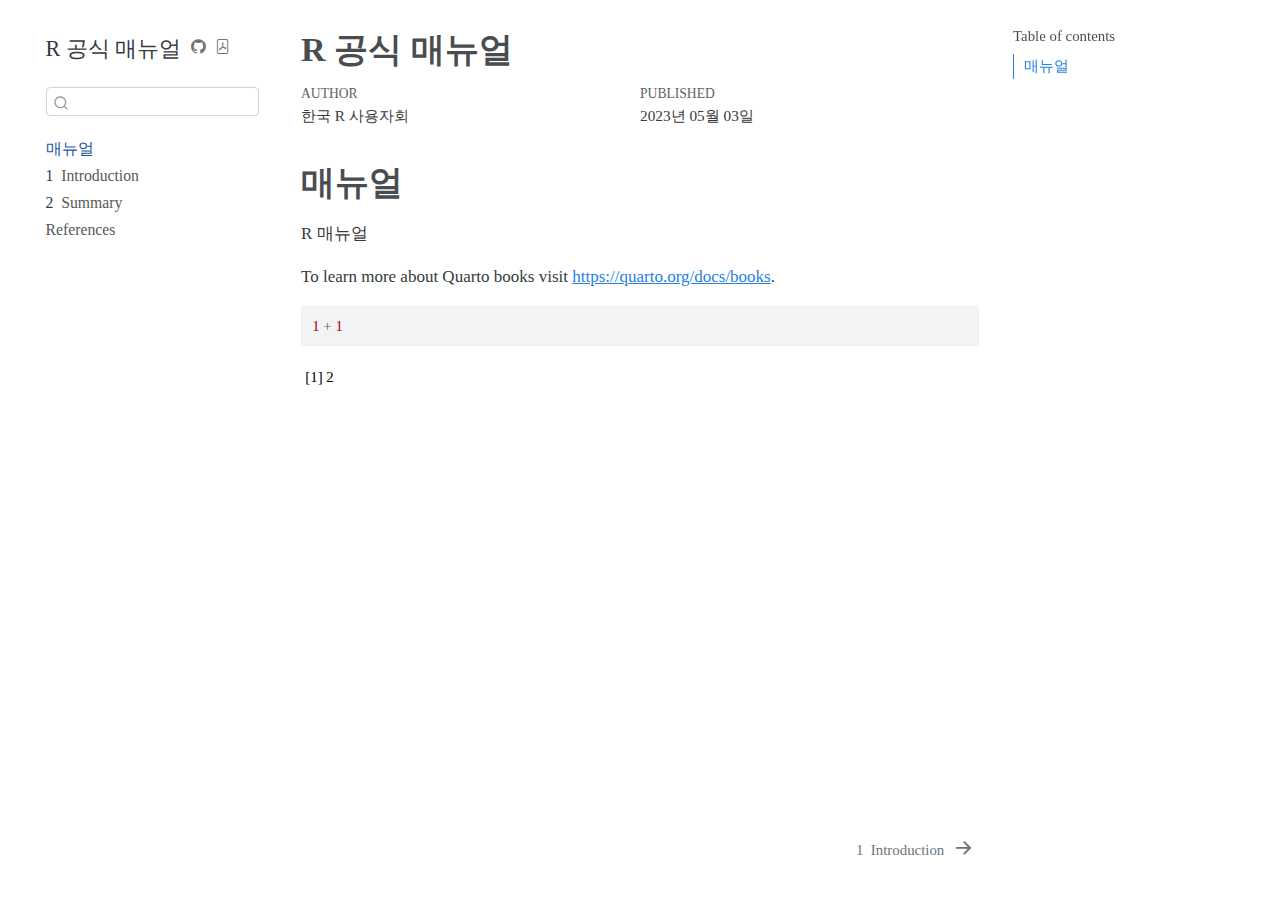
<file: docs/index.html>
<!DOCTYPE html>
<html xmlns="http://www.w3.org/1999/xhtml" lang="kr" xml:lang="kr"><head>

<meta charset="utf-8">
<meta name="generator" content="quarto-1.3.299">

<meta name="viewport" content="width=device-width, initial-scale=1.0, user-scalable=yes">

<meta name="author" content="한국 R 사용자회">

<title>R 공식 매뉴얼</title>
<style>
code{white-space: pre-wrap;}
span.smallcaps{font-variant: small-caps;}
div.columns{display: flex; gap: min(4vw, 1.5em);}
div.column{flex: auto; overflow-x: auto;}
div.hanging-indent{margin-left: 1.5em; text-indent: -1.5em;}
ul.task-list{list-style: none;}
ul.task-list li input[type="checkbox"] {
  width: 0.8em;
  margin: 0 0.8em 0.2em -1em; /* quarto-specific, see https://github.com/quarto-dev/quarto-cli/issues/4556 */ 
  vertical-align: middle;
}
/* CSS for syntax highlighting */
pre > code.sourceCode { white-space: pre; position: relative; }
pre > code.sourceCode > span { display: inline-block; line-height: 1.25; }
pre > code.sourceCode > span:empty { height: 1.2em; }
.sourceCode { overflow: visible; }
code.sourceCode > span { color: inherit; text-decoration: inherit; }
div.sourceCode { margin: 1em 0; }
pre.sourceCode { margin: 0; }
@media screen {
div.sourceCode { overflow: auto; }
}
@media print {
pre > code.sourceCode { white-space: pre-wrap; }
pre > code.sourceCode > span { text-indent: -5em; padding-left: 5em; }
}
pre.numberSource code
  { counter-reset: source-line 0; }
pre.numberSource code > span
  { position: relative; left: -4em; counter-increment: source-line; }
pre.numberSource code > span > a:first-child::before
  { content: counter(source-line);
    position: relative; left: -1em; text-align: right; vertical-align: baseline;
    border: none; display: inline-block;
    -webkit-touch-callout: none; -webkit-user-select: none;
    -khtml-user-select: none; -moz-user-select: none;
    -ms-user-select: none; user-select: none;
    padding: 0 4px; width: 4em;
  }
pre.numberSource { margin-left: 3em;  padding-left: 4px; }
div.sourceCode
  {   }
@media screen {
pre > code.sourceCode > span > a:first-child::before { text-decoration: underline; }
}
</style>


<script src="site_libs/quarto-nav/quarto-nav.js"></script>
<script src="site_libs/quarto-nav/headroom.min.js"></script>
<script src="site_libs/clipboard/clipboard.min.js"></script>
<script src="site_libs/quarto-search/autocomplete.umd.js"></script>
<script src="site_libs/quarto-search/fuse.min.js"></script>
<script src="site_libs/quarto-search/quarto-search.js"></script>
<meta name="quarto:offset" content="./">
<link href="./intro.html" rel="next">
<script src="site_libs/quarto-html/quarto.js"></script>
<script src="site_libs/quarto-html/popper.min.js"></script>
<script src="site_libs/quarto-html/tippy.umd.min.js"></script>
<script src="site_libs/quarto-html/anchor.min.js"></script>
<link href="site_libs/quarto-html/tippy.css" rel="stylesheet">
<link href="site_libs/quarto-html/quarto-syntax-highlighting.css" rel="stylesheet" id="quarto-text-highlighting-styles">
<script src="site_libs/bootstrap/bootstrap.min.js"></script>
<link href="site_libs/bootstrap/bootstrap-icons.css" rel="stylesheet">
<link href="site_libs/bootstrap/bootstrap.min.css" rel="stylesheet" id="quarto-bootstrap" data-mode="light">
<script id="quarto-search-options" type="application/json">{
  "location": "sidebar",
  "copy-button": false,
  "collapse-after": 3,
  "panel-placement": "start",
  "type": "textbox",
  "limit": 20,
  "language": {
    "search-no-results-text": "No results",
    "search-matching-documents-text": "matching documents",
    "search-copy-link-title": "Copy link to search",
    "search-hide-matches-text": "Hide additional matches",
    "search-more-match-text": "more match in this document",
    "search-more-matches-text": "more matches in this document",
    "search-clear-button-title": "Clear",
    "search-detached-cancel-button-title": "Cancel",
    "search-submit-button-title": "Submit"
  }
}</script>


</head>

<body class="nav-sidebar floating">

<div id="quarto-search-results"></div>
  <header id="quarto-header" class="headroom fixed-top">
  <nav class="quarto-secondary-nav">
    <div class="container-fluid d-flex">
      <button type="button" class="quarto-btn-toggle btn" data-bs-toggle="collapse" data-bs-target="#quarto-sidebar,#quarto-sidebar-glass" aria-controls="quarto-sidebar" aria-expanded="false" aria-label="Toggle sidebar navigation" onclick="if (window.quartoToggleHeadroom) { window.quartoToggleHeadroom(); }">
        <i class="bi bi-layout-text-sidebar-reverse"></i>
      </button>
      <nav class="quarto-page-breadcrumbs" aria-label="breadcrumb"><ol class="breadcrumb"><li class="breadcrumb-item"><a href="./index.html">매뉴얼</a></li></ol></nav>
      <a class="flex-grow-1" role="button" data-bs-toggle="collapse" data-bs-target="#quarto-sidebar,#quarto-sidebar-glass" aria-controls="quarto-sidebar" aria-expanded="false" aria-label="Toggle sidebar navigation" onclick="if (window.quartoToggleHeadroom) { window.quartoToggleHeadroom(); }">      
      </a>
      <button type="button" class="btn quarto-search-button" aria-label="Search" onclick="window.quartoOpenSearch();">
        <i class="bi bi-search"></i>
      </button>
    </div>
  </nav>
</header>
<!-- content -->
<div id="quarto-content" class="quarto-container page-columns page-rows-contents page-layout-article">
<!-- sidebar -->
  <nav id="quarto-sidebar" class="sidebar collapse collapse-horizontal sidebar-navigation floating overflow-auto">
    <div class="pt-lg-2 mt-2 text-left sidebar-header">
    <div class="sidebar-title mb-0 py-0">
      <a href="./">R 공식 매뉴얼</a> 
        <div class="sidebar-tools-main">
    <a href="https://github.com/bit2r/bitManual" title="Source Code" class="quarto-navigation-tool px-1" aria-label="Source Code"><i class="bi bi-github"></i></a>
    <a href="./R-공식-매뉴얼.pdf" title="Download PDF" class="quarto-navigation-tool px-1" aria-label="Download PDF"><i class="bi bi-file-pdf"></i></a>
</div>
    </div>
      </div>
        <div class="mt-2 flex-shrink-0 align-items-center">
        <div class="sidebar-search">
        <div id="quarto-search" class="" title="Search"></div>
        </div>
        </div>
    <div class="sidebar-menu-container"> 
    <ul class="list-unstyled mt-1">
        <li class="sidebar-item">
  <div class="sidebar-item-container"> 
  <a href="./index.html" class="sidebar-item-text sidebar-link active">
 <span class="menu-text">매뉴얼</span></a>
  </div>
</li>
        <li class="sidebar-item">
  <div class="sidebar-item-container"> 
  <a href="./intro.html" class="sidebar-item-text sidebar-link">
 <span class="menu-text"><span class="chapter-number">1</span>&nbsp; <span class="chapter-title">Introduction</span></span></a>
  </div>
</li>
        <li class="sidebar-item">
  <div class="sidebar-item-container"> 
  <a href="./summary.html" class="sidebar-item-text sidebar-link">
 <span class="menu-text"><span class="chapter-number">2</span>&nbsp; <span class="chapter-title">Summary</span></span></a>
  </div>
</li>
        <li class="sidebar-item">
  <div class="sidebar-item-container"> 
  <a href="./references.html" class="sidebar-item-text sidebar-link">
 <span class="menu-text">References</span></a>
  </div>
</li>
    </ul>
    </div>
</nav>
<div id="quarto-sidebar-glass" data-bs-toggle="collapse" data-bs-target="#quarto-sidebar,#quarto-sidebar-glass"></div>
<!-- margin-sidebar -->
    <div id="quarto-margin-sidebar" class="sidebar margin-sidebar">
        <nav id="TOC" role="doc-toc" class="toc-active">
    <h2 id="toc-title">Table of contents</h2>
   
  <ul>
  <li><a href="#매뉴얼" id="toc-매뉴얼" class="nav-link active" data-scroll-target="#매뉴얼">매뉴얼</a></li>
  </ul>
</nav>
    </div>
<!-- main -->
<main class="content" id="quarto-document-content">

<header id="title-block-header" class="quarto-title-block default">
<div class="quarto-title">
<h1 class="title">R 공식 매뉴얼</h1>
</div>



<div class="quarto-title-meta">

    <div>
    <div class="quarto-title-meta-heading">Author</div>
    <div class="quarto-title-meta-contents">
             <p>한국 R 사용자회 </p>
          </div>
  </div>
    
    <div>
    <div class="quarto-title-meta-heading">Published</div>
    <div class="quarto-title-meta-contents">
      <p class="date">2023년 05월 03일</p>
    </div>
  </div>
  
    
  </div>
  

</header>

<section id="매뉴얼" class="level1 unnumbered">
<h1 class="unnumbered">매뉴얼</h1>
<p>R 매뉴얼</p>
<p>To learn more about Quarto books visit <a href="https://quarto.org/docs/books" class="uri">https://quarto.org/docs/books</a>.</p>
<div class="cell">
<div class="sourceCode cell-code" id="cb1"><pre class="sourceCode r code-with-copy"><code class="sourceCode r"><span id="cb1-1"><a href="#cb1-1" aria-hidden="true" tabindex="-1"></a><span class="dv">1</span> <span class="sc">+</span> <span class="dv">1</span></span></code><button title="Copy to Clipboard" class="code-copy-button"><i class="bi"></i></button></pre></div>
<div class="cell-output cell-output-stdout">
<pre><code>[1] 2</code></pre>
</div>
</div>


</section>

</main> <!-- /main -->
<script id="quarto-html-after-body" type="application/javascript">
window.document.addEventListener("DOMContentLoaded", function (event) {
  const toggleBodyColorMode = (bsSheetEl) => {
    const mode = bsSheetEl.getAttribute("data-mode");
    const bodyEl = window.document.querySelector("body");
    if (mode === "dark") {
      bodyEl.classList.add("quarto-dark");
      bodyEl.classList.remove("quarto-light");
    } else {
      bodyEl.classList.add("quarto-light");
      bodyEl.classList.remove("quarto-dark");
    }
  }
  const toggleBodyColorPrimary = () => {
    const bsSheetEl = window.document.querySelector("link#quarto-bootstrap");
    if (bsSheetEl) {
      toggleBodyColorMode(bsSheetEl);
    }
  }
  toggleBodyColorPrimary();  
  const icon = "";
  const anchorJS = new window.AnchorJS();
  anchorJS.options = {
    placement: 'right',
    icon: icon
  };
  anchorJS.add('.anchored');
  const isCodeAnnotation = (el) => {
    for (const clz of el.classList) {
      if (clz.startsWith('code-annotation-')) {                     
        return true;
      }
    }
    return false;
  }
  const clipboard = new window.ClipboardJS('.code-copy-button', {
    text: function(trigger) {
      const codeEl = trigger.previousElementSibling.cloneNode(true);
      for (const childEl of codeEl.children) {
        if (isCodeAnnotation(childEl)) {
          childEl.remove();
        }
      }
      return codeEl.innerText;
    }
  });
  clipboard.on('success', function(e) {
    // button target
    const button = e.trigger;
    // don't keep focus
    button.blur();
    // flash "checked"
    button.classList.add('code-copy-button-checked');
    var currentTitle = button.getAttribute("title");
    button.setAttribute("title", "Copied!");
    let tooltip;
    if (window.bootstrap) {
      button.setAttribute("data-bs-toggle", "tooltip");
      button.setAttribute("data-bs-placement", "left");
      button.setAttribute("data-bs-title", "Copied!");
      tooltip = new bootstrap.Tooltip(button, 
        { trigger: "manual", 
          customClass: "code-copy-button-tooltip",
          offset: [0, -8]});
      tooltip.show();    
    }
    setTimeout(function() {
      if (tooltip) {
        tooltip.hide();
        button.removeAttribute("data-bs-title");
        button.removeAttribute("data-bs-toggle");
        button.removeAttribute("data-bs-placement");
      }
      button.setAttribute("title", currentTitle);
      button.classList.remove('code-copy-button-checked');
    }, 1000);
    // clear code selection
    e.clearSelection();
  });
  function tippyHover(el, contentFn) {
    const config = {
      allowHTML: true,
      content: contentFn,
      maxWidth: 500,
      delay: 100,
      arrow: false,
      appendTo: function(el) {
          return el.parentElement;
      },
      interactive: true,
      interactiveBorder: 10,
      theme: 'quarto',
      placement: 'bottom-start'
    };
    window.tippy(el, config); 
  }
  const noterefs = window.document.querySelectorAll('a[role="doc-noteref"]');
  for (var i=0; i<noterefs.length; i++) {
    const ref = noterefs[i];
    tippyHover(ref, function() {
      // use id or data attribute instead here
      let href = ref.getAttribute('data-footnote-href') || ref.getAttribute('href');
      try { href = new URL(href).hash; } catch {}
      const id = href.replace(/^#\/?/, "");
      const note = window.document.getElementById(id);
      return note.innerHTML;
    });
  }
      let selectedAnnoteEl;
      const selectorForAnnotation = ( cell, annotation) => {
        let cellAttr = 'data-code-cell="' + cell + '"';
        let lineAttr = 'data-code-annotation="' +  annotation + '"';
        const selector = 'span[' + cellAttr + '][' + lineAttr + ']';
        return selector;
      }
      const selectCodeLines = (annoteEl) => {
        const doc = window.document;
        const targetCell = annoteEl.getAttribute("data-target-cell");
        const targetAnnotation = annoteEl.getAttribute("data-target-annotation");
        const annoteSpan = window.document.querySelector(selectorForAnnotation(targetCell, targetAnnotation));
        const lines = annoteSpan.getAttribute("data-code-lines").split(",");
        const lineIds = lines.map((line) => {
          return targetCell + "-" + line;
        })
        let top = null;
        let height = null;
        let parent = null;
        if (lineIds.length > 0) {
            //compute the position of the single el (top and bottom and make a div)
            const el = window.document.getElementById(lineIds[0]);
            top = el.offsetTop;
            height = el.offsetHeight;
            parent = el.parentElement.parentElement;
          if (lineIds.length > 1) {
            const lastEl = window.document.getElementById(lineIds[lineIds.length - 1]);
            const bottom = lastEl.offsetTop + lastEl.offsetHeight;
            height = bottom - top;
          }
          if (top !== null && height !== null && parent !== null) {
            // cook up a div (if necessary) and position it 
            let div = window.document.getElementById("code-annotation-line-highlight");
            if (div === null) {
              div = window.document.createElement("div");
              div.setAttribute("id", "code-annotation-line-highlight");
              div.style.position = 'absolute';
              parent.appendChild(div);
            }
            div.style.top = top - 2 + "px";
            div.style.height = height + 4 + "px";
            let gutterDiv = window.document.getElementById("code-annotation-line-highlight-gutter");
            if (gutterDiv === null) {
              gutterDiv = window.document.createElement("div");
              gutterDiv.setAttribute("id", "code-annotation-line-highlight-gutter");
              gutterDiv.style.position = 'absolute';
              const codeCell = window.document.getElementById(targetCell);
              const gutter = codeCell.querySelector('.code-annotation-gutter');
              gutter.appendChild(gutterDiv);
            }
            gutterDiv.style.top = top - 2 + "px";
            gutterDiv.style.height = height + 4 + "px";
          }
          selectedAnnoteEl = annoteEl;
        }
      };
      const unselectCodeLines = () => {
        const elementsIds = ["code-annotation-line-highlight", "code-annotation-line-highlight-gutter"];
        elementsIds.forEach((elId) => {
          const div = window.document.getElementById(elId);
          if (div) {
            div.remove();
          }
        });
        selectedAnnoteEl = undefined;
      };
      // Attach click handler to the DT
      const annoteDls = window.document.querySelectorAll('dt[data-target-cell]');
      for (const annoteDlNode of annoteDls) {
        annoteDlNode.addEventListener('click', (event) => {
          const clickedEl = event.target;
          if (clickedEl !== selectedAnnoteEl) {
            unselectCodeLines();
            const activeEl = window.document.querySelector('dt[data-target-cell].code-annotation-active');
            if (activeEl) {
              activeEl.classList.remove('code-annotation-active');
            }
            selectCodeLines(clickedEl);
            clickedEl.classList.add('code-annotation-active');
          } else {
            // Unselect the line
            unselectCodeLines();
            clickedEl.classList.remove('code-annotation-active');
          }
        });
      }
  const findCites = (el) => {
    const parentEl = el.parentElement;
    if (parentEl) {
      const cites = parentEl.dataset.cites;
      if (cites) {
        return {
          el,
          cites: cites.split(' ')
        };
      } else {
        return findCites(el.parentElement)
      }
    } else {
      return undefined;
    }
  };
  var bibliorefs = window.document.querySelectorAll('a[role="doc-biblioref"]');
  for (var i=0; i<bibliorefs.length; i++) {
    const ref = bibliorefs[i];
    const citeInfo = findCites(ref);
    if (citeInfo) {
      tippyHover(citeInfo.el, function() {
        var popup = window.document.createElement('div');
        citeInfo.cites.forEach(function(cite) {
          var citeDiv = window.document.createElement('div');
          citeDiv.classList.add('hanging-indent');
          citeDiv.classList.add('csl-entry');
          var biblioDiv = window.document.getElementById('ref-' + cite);
          if (biblioDiv) {
            citeDiv.innerHTML = biblioDiv.innerHTML;
          }
          popup.appendChild(citeDiv);
        });
        return popup.innerHTML;
      });
    }
  }
});
</script>
<nav class="page-navigation">
  <div class="nav-page nav-page-previous">
  </div>
  <div class="nav-page nav-page-next">
      <a href="./intro.html" class="pagination-link">
        <span class="nav-page-text"><span class="chapter-number">1</span>&nbsp; <span class="chapter-title">Introduction</span></span> <i class="bi bi-arrow-right-short"></i>
      </a>
  </div>
</nav>
</div> <!-- /content -->



</body></html>
</file>
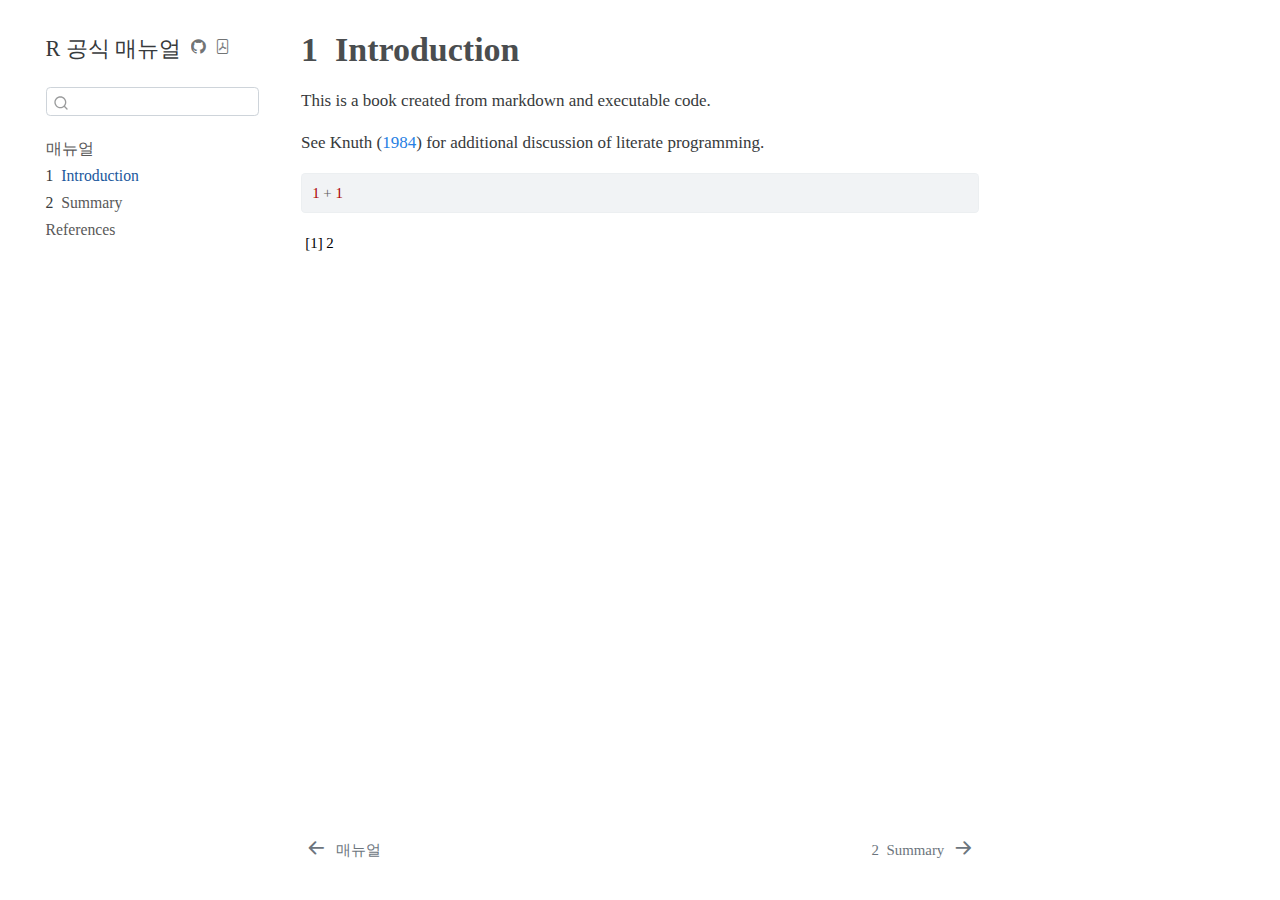
<file: docs/intro.html>
<!DOCTYPE html>
<html xmlns="http://www.w3.org/1999/xhtml" lang="kr" xml:lang="kr"><head>

<meta charset="utf-8">
<meta name="generator" content="quarto-1.3.299">

<meta name="viewport" content="width=device-width, initial-scale=1.0, user-scalable=yes">


<title>R 공식 매뉴얼 - 1&nbsp; Introduction</title>
<style>
code{white-space: pre-wrap;}
span.smallcaps{font-variant: small-caps;}
div.columns{display: flex; gap: min(4vw, 1.5em);}
div.column{flex: auto; overflow-x: auto;}
div.hanging-indent{margin-left: 1.5em; text-indent: -1.5em;}
ul.task-list{list-style: none;}
ul.task-list li input[type="checkbox"] {
  width: 0.8em;
  margin: 0 0.8em 0.2em -1em; /* quarto-specific, see https://github.com/quarto-dev/quarto-cli/issues/4556 */ 
  vertical-align: middle;
}
/* CSS for syntax highlighting */
pre > code.sourceCode { white-space: pre; position: relative; }
pre > code.sourceCode > span { display: inline-block; line-height: 1.25; }
pre > code.sourceCode > span:empty { height: 1.2em; }
.sourceCode { overflow: visible; }
code.sourceCode > span { color: inherit; text-decoration: inherit; }
div.sourceCode { margin: 1em 0; }
pre.sourceCode { margin: 0; }
@media screen {
div.sourceCode { overflow: auto; }
}
@media print {
pre > code.sourceCode { white-space: pre-wrap; }
pre > code.sourceCode > span { text-indent: -5em; padding-left: 5em; }
}
pre.numberSource code
  { counter-reset: source-line 0; }
pre.numberSource code > span
  { position: relative; left: -4em; counter-increment: source-line; }
pre.numberSource code > span > a:first-child::before
  { content: counter(source-line);
    position: relative; left: -1em; text-align: right; vertical-align: baseline;
    border: none; display: inline-block;
    -webkit-touch-callout: none; -webkit-user-select: none;
    -khtml-user-select: none; -moz-user-select: none;
    -ms-user-select: none; user-select: none;
    padding: 0 4px; width: 4em;
  }
pre.numberSource { margin-left: 3em;  padding-left: 4px; }
div.sourceCode
  {   }
@media screen {
pre > code.sourceCode > span > a:first-child::before { text-decoration: underline; }
}
/* CSS for citations */
div.csl-bib-body { }
div.csl-entry {
  clear: both;
}
.hanging-indent div.csl-entry {
  margin-left:2em;
  text-indent:-2em;
}
div.csl-left-margin {
  min-width:2em;
  float:left;
}
div.csl-right-inline {
  margin-left:2em;
  padding-left:1em;
}
div.csl-indent {
  margin-left: 2em;
}</style>


<script src="site_libs/quarto-nav/quarto-nav.js"></script>
<script src="site_libs/quarto-nav/headroom.min.js"></script>
<script src="site_libs/clipboard/clipboard.min.js"></script>
<script src="site_libs/quarto-search/autocomplete.umd.js"></script>
<script src="site_libs/quarto-search/fuse.min.js"></script>
<script src="site_libs/quarto-search/quarto-search.js"></script>
<meta name="quarto:offset" content="./">
<link href="./summary.html" rel="next">
<link href="./index.html" rel="prev">
<script src="site_libs/quarto-html/quarto.js"></script>
<script src="site_libs/quarto-html/popper.min.js"></script>
<script src="site_libs/quarto-html/tippy.umd.min.js"></script>
<script src="site_libs/quarto-html/anchor.min.js"></script>
<link href="site_libs/quarto-html/tippy.css" rel="stylesheet">
<link href="site_libs/quarto-html/quarto-syntax-highlighting.css" rel="stylesheet" id="quarto-text-highlighting-styles">
<script src="site_libs/bootstrap/bootstrap.min.js"></script>
<link href="site_libs/bootstrap/bootstrap-icons.css" rel="stylesheet">
<link href="site_libs/bootstrap/bootstrap.min.css" rel="stylesheet" id="quarto-bootstrap" data-mode="light">
<script id="quarto-search-options" type="application/json">{
  "location": "sidebar",
  "copy-button": false,
  "collapse-after": 3,
  "panel-placement": "start",
  "type": "textbox",
  "limit": 20,
  "language": {
    "search-no-results-text": "No results",
    "search-matching-documents-text": "matching documents",
    "search-copy-link-title": "Copy link to search",
    "search-hide-matches-text": "Hide additional matches",
    "search-more-match-text": "more match in this document",
    "search-more-matches-text": "more matches in this document",
    "search-clear-button-title": "Clear",
    "search-detached-cancel-button-title": "Cancel",
    "search-submit-button-title": "Submit"
  }
}</script>


</head>

<body class="nav-sidebar floating">

<div id="quarto-search-results"></div>
  <header id="quarto-header" class="headroom fixed-top">
  <nav class="quarto-secondary-nav">
    <div class="container-fluid d-flex">
      <button type="button" class="quarto-btn-toggle btn" data-bs-toggle="collapse" data-bs-target="#quarto-sidebar,#quarto-sidebar-glass" aria-controls="quarto-sidebar" aria-expanded="false" aria-label="Toggle sidebar navigation" onclick="if (window.quartoToggleHeadroom) { window.quartoToggleHeadroom(); }">
        <i class="bi bi-layout-text-sidebar-reverse"></i>
      </button>
      <nav class="quarto-page-breadcrumbs" aria-label="breadcrumb"><ol class="breadcrumb"><li class="breadcrumb-item"><a href="./intro.html"><span class="chapter-number">1</span>&nbsp; <span class="chapter-title">Introduction</span></a></li></ol></nav>
      <a class="flex-grow-1" role="button" data-bs-toggle="collapse" data-bs-target="#quarto-sidebar,#quarto-sidebar-glass" aria-controls="quarto-sidebar" aria-expanded="false" aria-label="Toggle sidebar navigation" onclick="if (window.quartoToggleHeadroom) { window.quartoToggleHeadroom(); }">      
      </a>
      <button type="button" class="btn quarto-search-button" aria-label="Search" onclick="window.quartoOpenSearch();">
        <i class="bi bi-search"></i>
      </button>
    </div>
  </nav>
</header>
<!-- content -->
<div id="quarto-content" class="quarto-container page-columns page-rows-contents page-layout-article">
<!-- sidebar -->
  <nav id="quarto-sidebar" class="sidebar collapse collapse-horizontal sidebar-navigation floating overflow-auto">
    <div class="pt-lg-2 mt-2 text-left sidebar-header">
    <div class="sidebar-title mb-0 py-0">
      <a href="./">R 공식 매뉴얼</a> 
        <div class="sidebar-tools-main">
    <a href="https://github.com/bit2r/bitManual" title="Source Code" class="quarto-navigation-tool px-1" aria-label="Source Code"><i class="bi bi-github"></i></a>
    <a href="./R-공식-매뉴얼.pdf" title="Download PDF" class="quarto-navigation-tool px-1" aria-label="Download PDF"><i class="bi bi-file-pdf"></i></a>
</div>
    </div>
      </div>
        <div class="mt-2 flex-shrink-0 align-items-center">
        <div class="sidebar-search">
        <div id="quarto-search" class="" title="Search"></div>
        </div>
        </div>
    <div class="sidebar-menu-container"> 
    <ul class="list-unstyled mt-1">
        <li class="sidebar-item">
  <div class="sidebar-item-container"> 
  <a href="./index.html" class="sidebar-item-text sidebar-link">
 <span class="menu-text">매뉴얼</span></a>
  </div>
</li>
        <li class="sidebar-item">
  <div class="sidebar-item-container"> 
  <a href="./intro.html" class="sidebar-item-text sidebar-link active">
 <span class="menu-text"><span class="chapter-number">1</span>&nbsp; <span class="chapter-title">Introduction</span></span></a>
  </div>
</li>
        <li class="sidebar-item">
  <div class="sidebar-item-container"> 
  <a href="./summary.html" class="sidebar-item-text sidebar-link">
 <span class="menu-text"><span class="chapter-number">2</span>&nbsp; <span class="chapter-title">Summary</span></span></a>
  </div>
</li>
        <li class="sidebar-item">
  <div class="sidebar-item-container"> 
  <a href="./references.html" class="sidebar-item-text sidebar-link">
 <span class="menu-text">References</span></a>
  </div>
</li>
    </ul>
    </div>
</nav>
<div id="quarto-sidebar-glass" data-bs-toggle="collapse" data-bs-target="#quarto-sidebar,#quarto-sidebar-glass"></div>
<!-- margin-sidebar -->
    <div id="quarto-margin-sidebar" class="sidebar margin-sidebar">
        
    </div>
<!-- main -->
<main class="content" id="quarto-document-content">

<header id="title-block-header" class="quarto-title-block default">
<div class="quarto-title">
<h1 class="title"><span class="chapter-number">1</span>&nbsp; <span class="chapter-title">Introduction</span></h1>
</div>



<div class="quarto-title-meta">

    
  
    
  </div>
  

</header>

<p>This is a book created from markdown and executable code.</p>
<p>See <span class="citation" data-cites="knuth84">Knuth (<a href="references.html#ref-knuth84" role="doc-biblioref">1984</a>)</span> for additional discussion of literate programming.</p>
<div class="cell">
<div class="sourceCode cell-code" id="cb1"><pre class="sourceCode r code-with-copy"><code class="sourceCode r"><span id="cb1-1"><a href="#cb1-1" aria-hidden="true" tabindex="-1"></a><span class="dv">1</span> <span class="sc">+</span> <span class="dv">1</span></span></code><button title="Copy to Clipboard" class="code-copy-button"><i class="bi"></i></button></pre></div>
<div class="cell-output cell-output-stdout">
<pre><code>[1] 2</code></pre>
</div>
</div>


<div id="refs" class="references csl-bib-body hanging-indent" role="list" style="display: none">
<div id="ref-knuth84" class="csl-entry" role="listitem">
Knuth, Donald E. 1984. <span>“Literate Programming.”</span> <em>Comput. J.</em> 27 (2): 97–111. <a href="https://doi.org/10.1093/comjnl/27.2.97">https://doi.org/10.1093/comjnl/27.2.97</a>.
</div>
</div>

</main> <!-- /main -->
<script id="quarto-html-after-body" type="application/javascript">
window.document.addEventListener("DOMContentLoaded", function (event) {
  const toggleBodyColorMode = (bsSheetEl) => {
    const mode = bsSheetEl.getAttribute("data-mode");
    const bodyEl = window.document.querySelector("body");
    if (mode === "dark") {
      bodyEl.classList.add("quarto-dark");
      bodyEl.classList.remove("quarto-light");
    } else {
      bodyEl.classList.add("quarto-light");
      bodyEl.classList.remove("quarto-dark");
    }
  }
  const toggleBodyColorPrimary = () => {
    const bsSheetEl = window.document.querySelector("link#quarto-bootstrap");
    if (bsSheetEl) {
      toggleBodyColorMode(bsSheetEl);
    }
  }
  toggleBodyColorPrimary();  
  const icon = "";
  const anchorJS = new window.AnchorJS();
  anchorJS.options = {
    placement: 'right',
    icon: icon
  };
  anchorJS.add('.anchored');
  const isCodeAnnotation = (el) => {
    for (const clz of el.classList) {
      if (clz.startsWith('code-annotation-')) {                     
        return true;
      }
    }
    return false;
  }
  const clipboard = new window.ClipboardJS('.code-copy-button', {
    text: function(trigger) {
      const codeEl = trigger.previousElementSibling.cloneNode(true);
      for (const childEl of codeEl.children) {
        if (isCodeAnnotation(childEl)) {
          childEl.remove();
        }
      }
      return codeEl.innerText;
    }
  });
  clipboard.on('success', function(e) {
    // button target
    const button = e.trigger;
    // don't keep focus
    button.blur();
    // flash "checked"
    button.classList.add('code-copy-button-checked');
    var currentTitle = button.getAttribute("title");
    button.setAttribute("title", "Copied!");
    let tooltip;
    if (window.bootstrap) {
      button.setAttribute("data-bs-toggle", "tooltip");
      button.setAttribute("data-bs-placement", "left");
      button.setAttribute("data-bs-title", "Copied!");
      tooltip = new bootstrap.Tooltip(button, 
        { trigger: "manual", 
          customClass: "code-copy-button-tooltip",
          offset: [0, -8]});
      tooltip.show();    
    }
    setTimeout(function() {
      if (tooltip) {
        tooltip.hide();
        button.removeAttribute("data-bs-title");
        button.removeAttribute("data-bs-toggle");
        button.removeAttribute("data-bs-placement");
      }
      button.setAttribute("title", currentTitle);
      button.classList.remove('code-copy-button-checked');
    }, 1000);
    // clear code selection
    e.clearSelection();
  });
  function tippyHover(el, contentFn) {
    const config = {
      allowHTML: true,
      content: contentFn,
      maxWidth: 500,
      delay: 100,
      arrow: false,
      appendTo: function(el) {
          return el.parentElement;
      },
      interactive: true,
      interactiveBorder: 10,
      theme: 'quarto',
      placement: 'bottom-start'
    };
    window.tippy(el, config); 
  }
  const noterefs = window.document.querySelectorAll('a[role="doc-noteref"]');
  for (var i=0; i<noterefs.length; i++) {
    const ref = noterefs[i];
    tippyHover(ref, function() {
      // use id or data attribute instead here
      let href = ref.getAttribute('data-footnote-href') || ref.getAttribute('href');
      try { href = new URL(href).hash; } catch {}
      const id = href.replace(/^#\/?/, "");
      const note = window.document.getElementById(id);
      return note.innerHTML;
    });
  }
      let selectedAnnoteEl;
      const selectorForAnnotation = ( cell, annotation) => {
        let cellAttr = 'data-code-cell="' + cell + '"';
        let lineAttr = 'data-code-annotation="' +  annotation + '"';
        const selector = 'span[' + cellAttr + '][' + lineAttr + ']';
        return selector;
      }
      const selectCodeLines = (annoteEl) => {
        const doc = window.document;
        const targetCell = annoteEl.getAttribute("data-target-cell");
        const targetAnnotation = annoteEl.getAttribute("data-target-annotation");
        const annoteSpan = window.document.querySelector(selectorForAnnotation(targetCell, targetAnnotation));
        const lines = annoteSpan.getAttribute("data-code-lines").split(",");
        const lineIds = lines.map((line) => {
          return targetCell + "-" + line;
        })
        let top = null;
        let height = null;
        let parent = null;
        if (lineIds.length > 0) {
            //compute the position of the single el (top and bottom and make a div)
            const el = window.document.getElementById(lineIds[0]);
            top = el.offsetTop;
            height = el.offsetHeight;
            parent = el.parentElement.parentElement;
          if (lineIds.length > 1) {
            const lastEl = window.document.getElementById(lineIds[lineIds.length - 1]);
            const bottom = lastEl.offsetTop + lastEl.offsetHeight;
            height = bottom - top;
          }
          if (top !== null && height !== null && parent !== null) {
            // cook up a div (if necessary) and position it 
            let div = window.document.getElementById("code-annotation-line-highlight");
            if (div === null) {
              div = window.document.createElement("div");
              div.setAttribute("id", "code-annotation-line-highlight");
              div.style.position = 'absolute';
              parent.appendChild(div);
            }
            div.style.top = top - 2 + "px";
            div.style.height = height + 4 + "px";
            let gutterDiv = window.document.getElementById("code-annotation-line-highlight-gutter");
            if (gutterDiv === null) {
              gutterDiv = window.document.createElement("div");
              gutterDiv.setAttribute("id", "code-annotation-line-highlight-gutter");
              gutterDiv.style.position = 'absolute';
              const codeCell = window.document.getElementById(targetCell);
              const gutter = codeCell.querySelector('.code-annotation-gutter');
              gutter.appendChild(gutterDiv);
            }
            gutterDiv.style.top = top - 2 + "px";
            gutterDiv.style.height = height + 4 + "px";
          }
          selectedAnnoteEl = annoteEl;
        }
      };
      const unselectCodeLines = () => {
        const elementsIds = ["code-annotation-line-highlight", "code-annotation-line-highlight-gutter"];
        elementsIds.forEach((elId) => {
          const div = window.document.getElementById(elId);
          if (div) {
            div.remove();
          }
        });
        selectedAnnoteEl = undefined;
      };
      // Attach click handler to the DT
      const annoteDls = window.document.querySelectorAll('dt[data-target-cell]');
      for (const annoteDlNode of annoteDls) {
        annoteDlNode.addEventListener('click', (event) => {
          const clickedEl = event.target;
          if (clickedEl !== selectedAnnoteEl) {
            unselectCodeLines();
            const activeEl = window.document.querySelector('dt[data-target-cell].code-annotation-active');
            if (activeEl) {
              activeEl.classList.remove('code-annotation-active');
            }
            selectCodeLines(clickedEl);
            clickedEl.classList.add('code-annotation-active');
          } else {
            // Unselect the line
            unselectCodeLines();
            clickedEl.classList.remove('code-annotation-active');
          }
        });
      }
  const findCites = (el) => {
    const parentEl = el.parentElement;
    if (parentEl) {
      const cites = parentEl.dataset.cites;
      if (cites) {
        return {
          el,
          cites: cites.split(' ')
        };
      } else {
        return findCites(el.parentElement)
      }
    } else {
      return undefined;
    }
  };
  var bibliorefs = window.document.querySelectorAll('a[role="doc-biblioref"]');
  for (var i=0; i<bibliorefs.length; i++) {
    const ref = bibliorefs[i];
    const citeInfo = findCites(ref);
    if (citeInfo) {
      tippyHover(citeInfo.el, function() {
        var popup = window.document.createElement('div');
        citeInfo.cites.forEach(function(cite) {
          var citeDiv = window.document.createElement('div');
          citeDiv.classList.add('hanging-indent');
          citeDiv.classList.add('csl-entry');
          var biblioDiv = window.document.getElementById('ref-' + cite);
          if (biblioDiv) {
            citeDiv.innerHTML = biblioDiv.innerHTML;
          }
          popup.appendChild(citeDiv);
        });
        return popup.innerHTML;
      });
    }
  }
});
</script>
<nav class="page-navigation">
  <div class="nav-page nav-page-previous">
      <a href="./index.html" class="pagination-link">
        <i class="bi bi-arrow-left-short"></i> <span class="nav-page-text">매뉴얼</span>
      </a>          
  </div>
  <div class="nav-page nav-page-next">
      <a href="./summary.html" class="pagination-link">
        <span class="nav-page-text"><span class="chapter-number">2</span>&nbsp; <span class="chapter-title">Summary</span></span> <i class="bi bi-arrow-right-short"></i>
      </a>
  </div>
</nav>
</div> <!-- /content -->



</body></html>
</file>
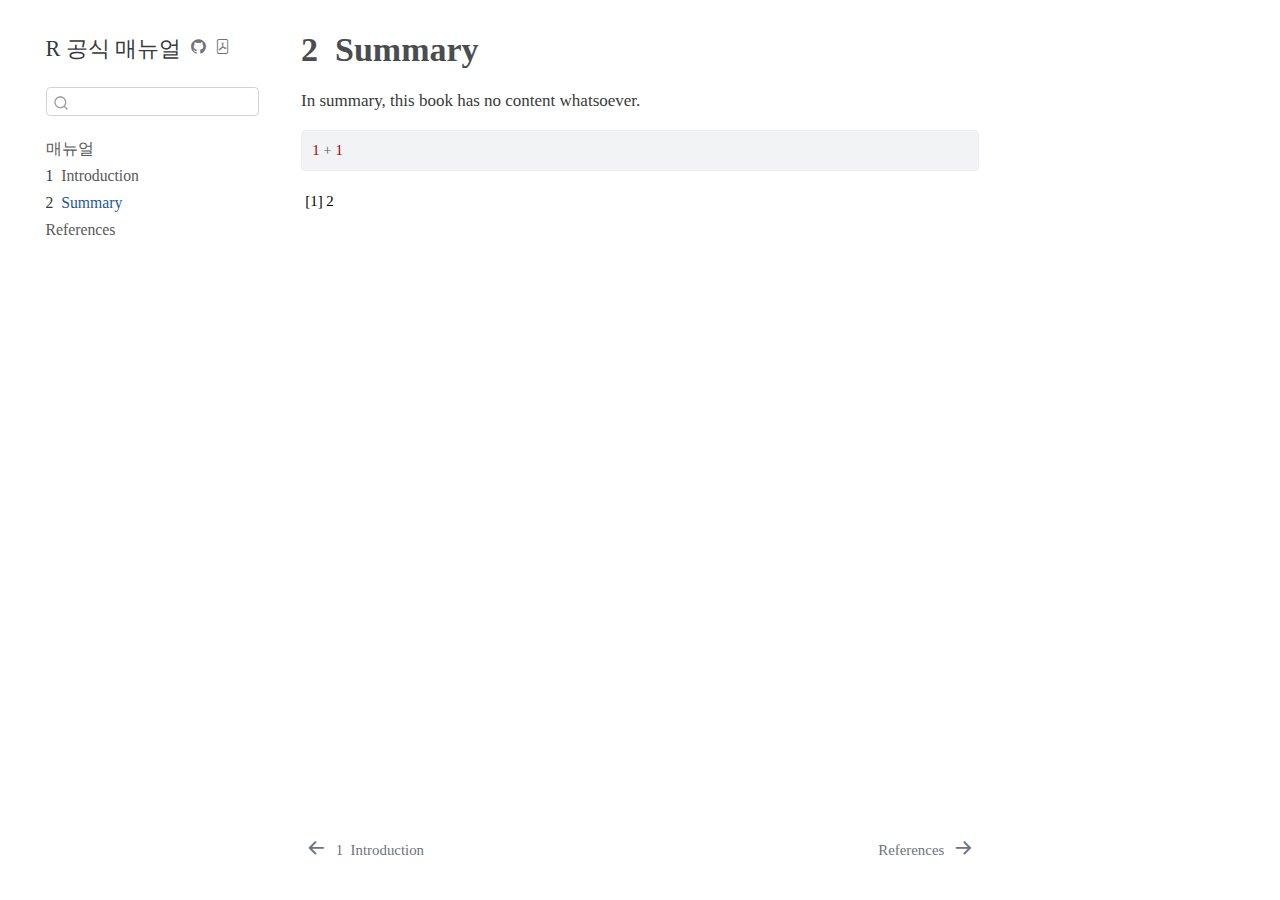
<file: docs/summary.html>
<!DOCTYPE html>
<html xmlns="http://www.w3.org/1999/xhtml" lang="kr" xml:lang="kr"><head>

<meta charset="utf-8">
<meta name="generator" content="quarto-1.3.299">

<meta name="viewport" content="width=device-width, initial-scale=1.0, user-scalable=yes">


<title>R 공식 매뉴얼 - 2&nbsp; Summary</title>
<style>
code{white-space: pre-wrap;}
span.smallcaps{font-variant: small-caps;}
div.columns{display: flex; gap: min(4vw, 1.5em);}
div.column{flex: auto; overflow-x: auto;}
div.hanging-indent{margin-left: 1.5em; text-indent: -1.5em;}
ul.task-list{list-style: none;}
ul.task-list li input[type="checkbox"] {
  width: 0.8em;
  margin: 0 0.8em 0.2em -1em; /* quarto-specific, see https://github.com/quarto-dev/quarto-cli/issues/4556 */ 
  vertical-align: middle;
}
/* CSS for syntax highlighting */
pre > code.sourceCode { white-space: pre; position: relative; }
pre > code.sourceCode > span { display: inline-block; line-height: 1.25; }
pre > code.sourceCode > span:empty { height: 1.2em; }
.sourceCode { overflow: visible; }
code.sourceCode > span { color: inherit; text-decoration: inherit; }
div.sourceCode { margin: 1em 0; }
pre.sourceCode { margin: 0; }
@media screen {
div.sourceCode { overflow: auto; }
}
@media print {
pre > code.sourceCode { white-space: pre-wrap; }
pre > code.sourceCode > span { text-indent: -5em; padding-left: 5em; }
}
pre.numberSource code
  { counter-reset: source-line 0; }
pre.numberSource code > span
  { position: relative; left: -4em; counter-increment: source-line; }
pre.numberSource code > span > a:first-child::before
  { content: counter(source-line);
    position: relative; left: -1em; text-align: right; vertical-align: baseline;
    border: none; display: inline-block;
    -webkit-touch-callout: none; -webkit-user-select: none;
    -khtml-user-select: none; -moz-user-select: none;
    -ms-user-select: none; user-select: none;
    padding: 0 4px; width: 4em;
  }
pre.numberSource { margin-left: 3em;  padding-left: 4px; }
div.sourceCode
  {   }
@media screen {
pre > code.sourceCode > span > a:first-child::before { text-decoration: underline; }
}
</style>


<script src="site_libs/quarto-nav/quarto-nav.js"></script>
<script src="site_libs/quarto-nav/headroom.min.js"></script>
<script src="site_libs/clipboard/clipboard.min.js"></script>
<script src="site_libs/quarto-search/autocomplete.umd.js"></script>
<script src="site_libs/quarto-search/fuse.min.js"></script>
<script src="site_libs/quarto-search/quarto-search.js"></script>
<meta name="quarto:offset" content="./">
<link href="./references.html" rel="next">
<link href="./intro.html" rel="prev">
<script src="site_libs/quarto-html/quarto.js"></script>
<script src="site_libs/quarto-html/popper.min.js"></script>
<script src="site_libs/quarto-html/tippy.umd.min.js"></script>
<script src="site_libs/quarto-html/anchor.min.js"></script>
<link href="site_libs/quarto-html/tippy.css" rel="stylesheet">
<link href="site_libs/quarto-html/quarto-syntax-highlighting.css" rel="stylesheet" id="quarto-text-highlighting-styles">
<script src="site_libs/bootstrap/bootstrap.min.js"></script>
<link href="site_libs/bootstrap/bootstrap-icons.css" rel="stylesheet">
<link href="site_libs/bootstrap/bootstrap.min.css" rel="stylesheet" id="quarto-bootstrap" data-mode="light">
<script id="quarto-search-options" type="application/json">{
  "location": "sidebar",
  "copy-button": false,
  "collapse-after": 3,
  "panel-placement": "start",
  "type": "textbox",
  "limit": 20,
  "language": {
    "search-no-results-text": "No results",
    "search-matching-documents-text": "matching documents",
    "search-copy-link-title": "Copy link to search",
    "search-hide-matches-text": "Hide additional matches",
    "search-more-match-text": "more match in this document",
    "search-more-matches-text": "more matches in this document",
    "search-clear-button-title": "Clear",
    "search-detached-cancel-button-title": "Cancel",
    "search-submit-button-title": "Submit"
  }
}</script>


</head>

<body class="nav-sidebar floating">

<div id="quarto-search-results"></div>
  <header id="quarto-header" class="headroom fixed-top">
  <nav class="quarto-secondary-nav">
    <div class="container-fluid d-flex">
      <button type="button" class="quarto-btn-toggle btn" data-bs-toggle="collapse" data-bs-target="#quarto-sidebar,#quarto-sidebar-glass" aria-controls="quarto-sidebar" aria-expanded="false" aria-label="Toggle sidebar navigation" onclick="if (window.quartoToggleHeadroom) { window.quartoToggleHeadroom(); }">
        <i class="bi bi-layout-text-sidebar-reverse"></i>
      </button>
      <nav class="quarto-page-breadcrumbs" aria-label="breadcrumb"><ol class="breadcrumb"><li class="breadcrumb-item"><a href="./summary.html"><span class="chapter-number">2</span>&nbsp; <span class="chapter-title">Summary</span></a></li></ol></nav>
      <a class="flex-grow-1" role="button" data-bs-toggle="collapse" data-bs-target="#quarto-sidebar,#quarto-sidebar-glass" aria-controls="quarto-sidebar" aria-expanded="false" aria-label="Toggle sidebar navigation" onclick="if (window.quartoToggleHeadroom) { window.quartoToggleHeadroom(); }">      
      </a>
      <button type="button" class="btn quarto-search-button" aria-label="Search" onclick="window.quartoOpenSearch();">
        <i class="bi bi-search"></i>
      </button>
    </div>
  </nav>
</header>
<!-- content -->
<div id="quarto-content" class="quarto-container page-columns page-rows-contents page-layout-article">
<!-- sidebar -->
  <nav id="quarto-sidebar" class="sidebar collapse collapse-horizontal sidebar-navigation floating overflow-auto">
    <div class="pt-lg-2 mt-2 text-left sidebar-header">
    <div class="sidebar-title mb-0 py-0">
      <a href="./">R 공식 매뉴얼</a> 
        <div class="sidebar-tools-main">
    <a href="https://github.com/bit2r/bitManual" title="Source Code" class="quarto-navigation-tool px-1" aria-label="Source Code"><i class="bi bi-github"></i></a>
    <a href="./R-공식-매뉴얼.pdf" title="Download PDF" class="quarto-navigation-tool px-1" aria-label="Download PDF"><i class="bi bi-file-pdf"></i></a>
</div>
    </div>
      </div>
        <div class="mt-2 flex-shrink-0 align-items-center">
        <div class="sidebar-search">
        <div id="quarto-search" class="" title="Search"></div>
        </div>
        </div>
    <div class="sidebar-menu-container"> 
    <ul class="list-unstyled mt-1">
        <li class="sidebar-item">
  <div class="sidebar-item-container"> 
  <a href="./index.html" class="sidebar-item-text sidebar-link">
 <span class="menu-text">매뉴얼</span></a>
  </div>
</li>
        <li class="sidebar-item">
  <div class="sidebar-item-container"> 
  <a href="./intro.html" class="sidebar-item-text sidebar-link">
 <span class="menu-text"><span class="chapter-number">1</span>&nbsp; <span class="chapter-title">Introduction</span></span></a>
  </div>
</li>
        <li class="sidebar-item">
  <div class="sidebar-item-container"> 
  <a href="./summary.html" class="sidebar-item-text sidebar-link active">
 <span class="menu-text"><span class="chapter-number">2</span>&nbsp; <span class="chapter-title">Summary</span></span></a>
  </div>
</li>
        <li class="sidebar-item">
  <div class="sidebar-item-container"> 
  <a href="./references.html" class="sidebar-item-text sidebar-link">
 <span class="menu-text">References</span></a>
  </div>
</li>
    </ul>
    </div>
</nav>
<div id="quarto-sidebar-glass" data-bs-toggle="collapse" data-bs-target="#quarto-sidebar,#quarto-sidebar-glass"></div>
<!-- margin-sidebar -->
    <div id="quarto-margin-sidebar" class="sidebar margin-sidebar">
        
    </div>
<!-- main -->
<main class="content" id="quarto-document-content">

<header id="title-block-header" class="quarto-title-block default">
<div class="quarto-title">
<h1 class="title"><span class="chapter-number">2</span>&nbsp; <span class="chapter-title">Summary</span></h1>
</div>



<div class="quarto-title-meta">

    
  
    
  </div>
  

</header>

<p>In summary, this book has no content whatsoever.</p>
<div class="cell">
<div class="sourceCode cell-code" id="cb1"><pre class="sourceCode r code-with-copy"><code class="sourceCode r"><span id="cb1-1"><a href="#cb1-1" aria-hidden="true" tabindex="-1"></a><span class="dv">1</span> <span class="sc">+</span> <span class="dv">1</span></span></code><button title="Copy to Clipboard" class="code-copy-button"><i class="bi"></i></button></pre></div>
<div class="cell-output cell-output-stdout">
<pre><code>[1] 2</code></pre>
</div>
</div>



</main> <!-- /main -->
<script id="quarto-html-after-body" type="application/javascript">
window.document.addEventListener("DOMContentLoaded", function (event) {
  const toggleBodyColorMode = (bsSheetEl) => {
    const mode = bsSheetEl.getAttribute("data-mode");
    const bodyEl = window.document.querySelector("body");
    if (mode === "dark") {
      bodyEl.classList.add("quarto-dark");
      bodyEl.classList.remove("quarto-light");
    } else {
      bodyEl.classList.add("quarto-light");
      bodyEl.classList.remove("quarto-dark");
    }
  }
  const toggleBodyColorPrimary = () => {
    const bsSheetEl = window.document.querySelector("link#quarto-bootstrap");
    if (bsSheetEl) {
      toggleBodyColorMode(bsSheetEl);
    }
  }
  toggleBodyColorPrimary();  
  const icon = "";
  const anchorJS = new window.AnchorJS();
  anchorJS.options = {
    placement: 'right',
    icon: icon
  };
  anchorJS.add('.anchored');
  const isCodeAnnotation = (el) => {
    for (const clz of el.classList) {
      if (clz.startsWith('code-annotation-')) {                     
        return true;
      }
    }
    return false;
  }
  const clipboard = new window.ClipboardJS('.code-copy-button', {
    text: function(trigger) {
      const codeEl = trigger.previousElementSibling.cloneNode(true);
      for (const childEl of codeEl.children) {
        if (isCodeAnnotation(childEl)) {
          childEl.remove();
        }
      }
      return codeEl.innerText;
    }
  });
  clipboard.on('success', function(e) {
    // button target
    const button = e.trigger;
    // don't keep focus
    button.blur();
    // flash "checked"
    button.classList.add('code-copy-button-checked');
    var currentTitle = button.getAttribute("title");
    button.setAttribute("title", "Copied!");
    let tooltip;
    if (window.bootstrap) {
      button.setAttribute("data-bs-toggle", "tooltip");
      button.setAttribute("data-bs-placement", "left");
      button.setAttribute("data-bs-title", "Copied!");
      tooltip = new bootstrap.Tooltip(button, 
        { trigger: "manual", 
          customClass: "code-copy-button-tooltip",
          offset: [0, -8]});
      tooltip.show();    
    }
    setTimeout(function() {
      if (tooltip) {
        tooltip.hide();
        button.removeAttribute("data-bs-title");
        button.removeAttribute("data-bs-toggle");
        button.removeAttribute("data-bs-placement");
      }
      button.setAttribute("title", currentTitle);
      button.classList.remove('code-copy-button-checked');
    }, 1000);
    // clear code selection
    e.clearSelection();
  });
  function tippyHover(el, contentFn) {
    const config = {
      allowHTML: true,
      content: contentFn,
      maxWidth: 500,
      delay: 100,
      arrow: false,
      appendTo: function(el) {
          return el.parentElement;
      },
      interactive: true,
      interactiveBorder: 10,
      theme: 'quarto',
      placement: 'bottom-start'
    };
    window.tippy(el, config); 
  }
  const noterefs = window.document.querySelectorAll('a[role="doc-noteref"]');
  for (var i=0; i<noterefs.length; i++) {
    const ref = noterefs[i];
    tippyHover(ref, function() {
      // use id or data attribute instead here
      let href = ref.getAttribute('data-footnote-href') || ref.getAttribute('href');
      try { href = new URL(href).hash; } catch {}
      const id = href.replace(/^#\/?/, "");
      const note = window.document.getElementById(id);
      return note.innerHTML;
    });
  }
      let selectedAnnoteEl;
      const selectorForAnnotation = ( cell, annotation) => {
        let cellAttr = 'data-code-cell="' + cell + '"';
        let lineAttr = 'data-code-annotation="' +  annotation + '"';
        const selector = 'span[' + cellAttr + '][' + lineAttr + ']';
        return selector;
      }
      const selectCodeLines = (annoteEl) => {
        const doc = window.document;
        const targetCell = annoteEl.getAttribute("data-target-cell");
        const targetAnnotation = annoteEl.getAttribute("data-target-annotation");
        const annoteSpan = window.document.querySelector(selectorForAnnotation(targetCell, targetAnnotation));
        const lines = annoteSpan.getAttribute("data-code-lines").split(",");
        const lineIds = lines.map((line) => {
          return targetCell + "-" + line;
        })
        let top = null;
        let height = null;
        let parent = null;
        if (lineIds.length > 0) {
            //compute the position of the single el (top and bottom and make a div)
            const el = window.document.getElementById(lineIds[0]);
            top = el.offsetTop;
            height = el.offsetHeight;
            parent = el.parentElement.parentElement;
          if (lineIds.length > 1) {
            const lastEl = window.document.getElementById(lineIds[lineIds.length - 1]);
            const bottom = lastEl.offsetTop + lastEl.offsetHeight;
            height = bottom - top;
          }
          if (top !== null && height !== null && parent !== null) {
            // cook up a div (if necessary) and position it 
            let div = window.document.getElementById("code-annotation-line-highlight");
            if (div === null) {
              div = window.document.createElement("div");
              div.setAttribute("id", "code-annotation-line-highlight");
              div.style.position = 'absolute';
              parent.appendChild(div);
            }
            div.style.top = top - 2 + "px";
            div.style.height = height + 4 + "px";
            let gutterDiv = window.document.getElementById("code-annotation-line-highlight-gutter");
            if (gutterDiv === null) {
              gutterDiv = window.document.createElement("div");
              gutterDiv.setAttribute("id", "code-annotation-line-highlight-gutter");
              gutterDiv.style.position = 'absolute';
              const codeCell = window.document.getElementById(targetCell);
              const gutter = codeCell.querySelector('.code-annotation-gutter');
              gutter.appendChild(gutterDiv);
            }
            gutterDiv.style.top = top - 2 + "px";
            gutterDiv.style.height = height + 4 + "px";
          }
          selectedAnnoteEl = annoteEl;
        }
      };
      const unselectCodeLines = () => {
        const elementsIds = ["code-annotation-line-highlight", "code-annotation-line-highlight-gutter"];
        elementsIds.forEach((elId) => {
          const div = window.document.getElementById(elId);
          if (div) {
            div.remove();
          }
        });
        selectedAnnoteEl = undefined;
      };
      // Attach click handler to the DT
      const annoteDls = window.document.querySelectorAll('dt[data-target-cell]');
      for (const annoteDlNode of annoteDls) {
        annoteDlNode.addEventListener('click', (event) => {
          const clickedEl = event.target;
          if (clickedEl !== selectedAnnoteEl) {
            unselectCodeLines();
            const activeEl = window.document.querySelector('dt[data-target-cell].code-annotation-active');
            if (activeEl) {
              activeEl.classList.remove('code-annotation-active');
            }
            selectCodeLines(clickedEl);
            clickedEl.classList.add('code-annotation-active');
          } else {
            // Unselect the line
            unselectCodeLines();
            clickedEl.classList.remove('code-annotation-active');
          }
        });
      }
  const findCites = (el) => {
    const parentEl = el.parentElement;
    if (parentEl) {
      const cites = parentEl.dataset.cites;
      if (cites) {
        return {
          el,
          cites: cites.split(' ')
        };
      } else {
        return findCites(el.parentElement)
      }
    } else {
      return undefined;
    }
  };
  var bibliorefs = window.document.querySelectorAll('a[role="doc-biblioref"]');
  for (var i=0; i<bibliorefs.length; i++) {
    const ref = bibliorefs[i];
    const citeInfo = findCites(ref);
    if (citeInfo) {
      tippyHover(citeInfo.el, function() {
        var popup = window.document.createElement('div');
        citeInfo.cites.forEach(function(cite) {
          var citeDiv = window.document.createElement('div');
          citeDiv.classList.add('hanging-indent');
          citeDiv.classList.add('csl-entry');
          var biblioDiv = window.document.getElementById('ref-' + cite);
          if (biblioDiv) {
            citeDiv.innerHTML = biblioDiv.innerHTML;
          }
          popup.appendChild(citeDiv);
        });
        return popup.innerHTML;
      });
    }
  }
});
</script>
<nav class="page-navigation">
  <div class="nav-page nav-page-previous">
      <a href="./intro.html" class="pagination-link">
        <i class="bi bi-arrow-left-short"></i> <span class="nav-page-text"><span class="chapter-number">1</span>&nbsp; <span class="chapter-title">Introduction</span></span>
      </a>          
  </div>
  <div class="nav-page nav-page-next">
      <a href="./references.html" class="pagination-link">
        <span class="nav-page-text">References</span> <i class="bi bi-arrow-right-short"></i>
      </a>
  </div>
</nav>
</div> <!-- /content -->



</body></html>
</file>
<file: docs/site_libs/quarto-html/tippy.css>
.tippy-box[data-animation=fade][data-state=hidden]{opacity:0}[data-tippy-root]{max-width:calc(100vw - 10px)}.tippy-box{position:relative;background-color:#333;color:#fff;border-radius:4px;font-size:14px;line-height:1.4;white-space:normal;outline:0;transition-property:transform,visibility,opacity}.tippy-box[data-placement^=top]>.tippy-arrow{bottom:0}.tippy-box[data-placement^=top]>.tippy-arrow:before{bottom:-7px;left:0;border-width:8px 8px 0;border-top-color:initial;transform-origin:center top}.tippy-box[data-placement^=bottom]>.tippy-arrow{top:0}.tippy-box[data-placement^=bottom]>.tippy-arrow:before{top:-7px;left:0;border-width:0 8px 8px;border-bottom-color:initial;transform-origin:center bottom}.tippy-box[data-placement^=left]>.tippy-arrow{right:0}.tippy-box[data-placement^=left]>.tippy-arrow:before{border-width:8px 0 8px 8px;border-left-color:initial;right:-7px;transform-origin:center left}.tippy-box[data-placement^=right]>.tippy-arrow{left:0}.tippy-box[data-placement^=right]>.tippy-arrow:before{left:-7px;border-width:8px 8px 8px 0;border-right-color:initial;transform-origin:center right}.tippy-box[data-inertia][data-state=visible]{transition-timing-function:cubic-bezier(.54,1.5,.38,1.11)}.tippy-arrow{width:16px;height:16px;color:#333}.tippy-arrow:before{content:"";position:absolute;border-color:transparent;border-style:solid}.tippy-content{position:relative;padding:5px 9px;z-index:1}
</file>
<file: docs/site_libs/quarto-html/quarto-syntax-highlighting.css>
/* quarto syntax highlight colors */
:root {
  --quarto-hl-ot-color: #003B4F;
  --quarto-hl-at-color: #657422;
  --quarto-hl-ss-color: #20794D;
  --quarto-hl-an-color: #5E5E5E;
  --quarto-hl-fu-color: #4758AB;
  --quarto-hl-st-color: #20794D;
  --quarto-hl-cf-color: #003B4F;
  --quarto-hl-op-color: #5E5E5E;
  --quarto-hl-er-color: #AD0000;
  --quarto-hl-bn-color: #AD0000;
  --quarto-hl-al-color: #AD0000;
  --quarto-hl-va-color: #111111;
  --quarto-hl-bu-color: inherit;
  --quarto-hl-ex-color: inherit;
  --quarto-hl-pp-color: #AD0000;
  --quarto-hl-in-color: #5E5E5E;
  --quarto-hl-vs-color: #20794D;
  --quarto-hl-wa-color: #5E5E5E;
  --quarto-hl-do-color: #5E5E5E;
  --quarto-hl-im-color: #00769E;
  --quarto-hl-ch-color: #20794D;
  --quarto-hl-dt-color: #AD0000;
  --quarto-hl-fl-color: #AD0000;
  --quarto-hl-co-color: #5E5E5E;
  --quarto-hl-cv-color: #5E5E5E;
  --quarto-hl-cn-color: #8f5902;
  --quarto-hl-sc-color: #5E5E5E;
  --quarto-hl-dv-color: #AD0000;
  --quarto-hl-kw-color: #003B4F;
}

/* other quarto variables */
:root {
  --quarto-font-monospace: SFMono-Regular, Menlo, Monaco, Consolas, "Liberation Mono", "Courier New", monospace;
}

pre > code.sourceCode > span {
  color: #003B4F;
}

code span {
  color: #003B4F;
}

code.sourceCode > span {
  color: #003B4F;
}

div.sourceCode,
div.sourceCode pre.sourceCode {
  color: #003B4F;
}

code span.ot {
  color: #003B4F;
  font-style: inherit;
}

code span.at {
  color: #657422;
  font-style: inherit;
}

code span.ss {
  color: #20794D;
  font-style: inherit;
}

code span.an {
  color: #5E5E5E;
  font-style: inherit;
}

code span.fu {
  color: #4758AB;
  font-style: inherit;
}

code span.st {
  color: #20794D;
  font-style: inherit;
}

code span.cf {
  color: #003B4F;
  font-style: inherit;
}

code span.op {
  color: #5E5E5E;
  font-style: inherit;
}

code span.er {
  color: #AD0000;
  font-style: inherit;
}

code span.bn {
  color: #AD0000;
  font-style: inherit;
}

code span.al {
  color: #AD0000;
  font-style: inherit;
}

code span.va {
  color: #111111;
  font-style: inherit;
}

code span.bu {
  font-style: inherit;
}

code span.ex {
  font-style: inherit;
}

code span.pp {
  color: #AD0000;
  font-style: inherit;
}

code span.in {
  color: #5E5E5E;
  font-style: inherit;
}

code span.vs {
  color: #20794D;
  font-style: inherit;
}

code span.wa {
  color: #5E5E5E;
  font-style: italic;
}

code span.do {
  color: #5E5E5E;
  font-style: italic;
}

code span.im {
  color: #00769E;
  font-style: inherit;
}

code span.ch {
  color: #20794D;
  font-style: inherit;
}

code span.dt {
  color: #AD0000;
  font-style: inherit;
}

code span.fl {
  color: #AD0000;
  font-style: inherit;
}

code span.co {
  color: #5E5E5E;
  font-style: inherit;
}

code span.cv {
  color: #5E5E5E;
  font-style: italic;
}

code span.cn {
  color: #8f5902;
  font-style: inherit;
}

code span.sc {
  color: #5E5E5E;
  font-style: inherit;
}

code span.dv {
  color: #AD0000;
  font-style: inherit;
}

code span.kw {
  color: #003B4F;
  font-style: inherit;
}

.prevent-inlining {
  content: "</";
}

/*# sourceMappingURL=debc5d5d77c3f9108843748ff7464032.css.map */
</file>
